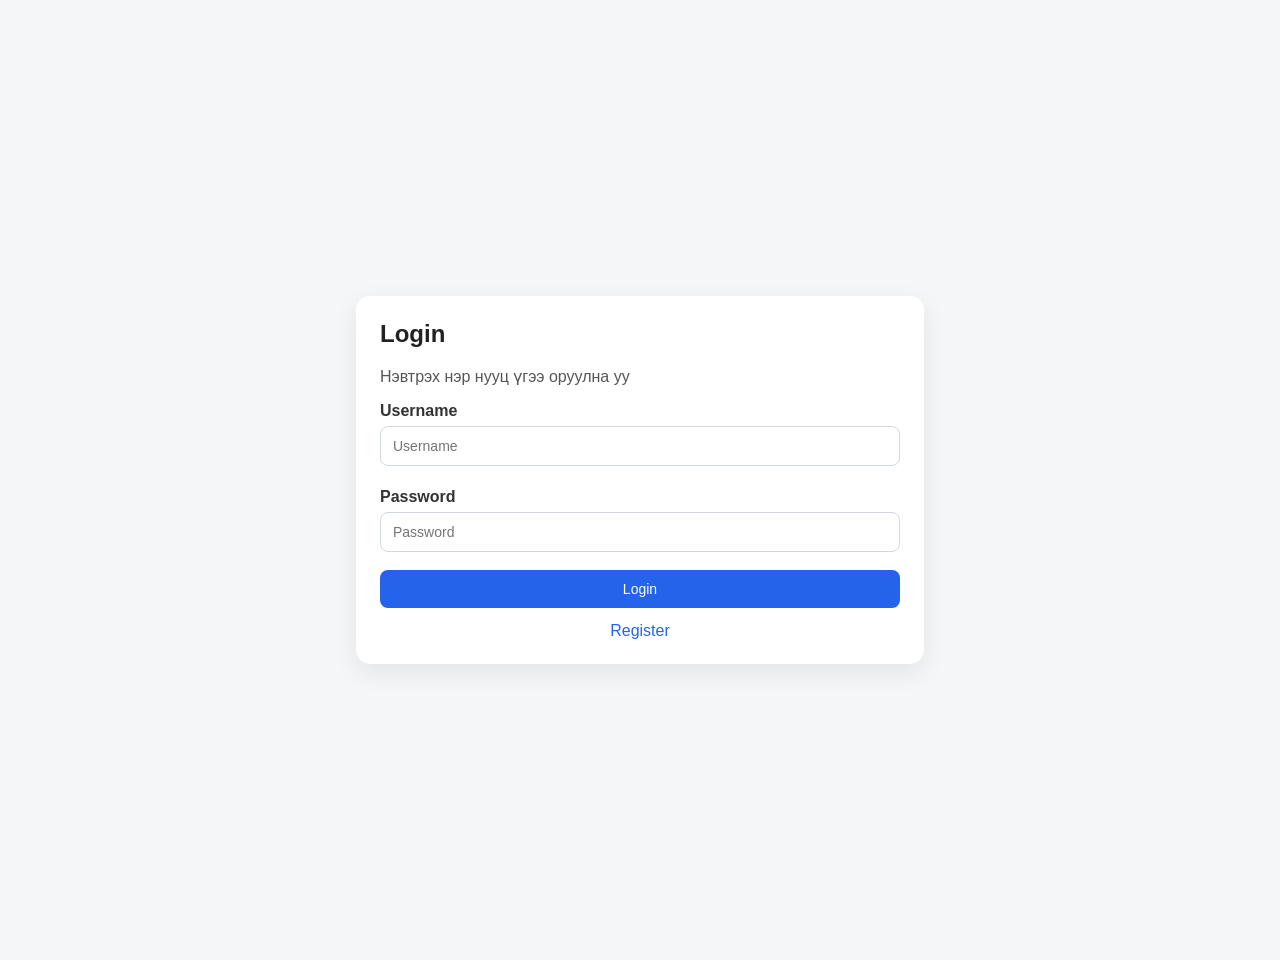
<file: index.html>
<!DOCTYPE html>
<html lang="en">
<head>
    <meta charset="UTF-8">
    <title>Login</title>
    <link rel="stylesheet" href="style.css">
</head>
<body>
<div class="page">
    <div class="container">
        <h2>Login</h2>
        <p>Нэвтрэх нэр нууц үгээ оруулна уу</p>

        <label for="username">Username</label>
        <input type="text" id="username" placeholder="Username">

        <label for="password">Password</label>
        <input type="password" id="password" placeholder="Password">

        <button onclick="loginUser()">Login</button>

        <div id="message"></div>

        <div class="link-area">
            <a href="register.html">Register</a>
        </div>
    </div>
</div>

<script>
function showMessage(text, type) {
    const el = document.getElementById("message");
    el.className = "message " + type;
    el.textContent = text;
}

async function loginUser() {
    const username = document.getElementById("username").value.trim();
    const password = document.getElementById("password").value.trim();

    if (!username || !password) {
        showMessage("Username болон password оруулна уу.", "error");
        return;
    }

    try {
        const response = await fetch("http://168.144.105.105:8080/auth/login", {
            method: "POST",
            headers: {
                "Content-Type": "application/json"
            },
            body: JSON.stringify({
                username,
                password
            })
        });

        if (!response.ok) {
            const errorText = await response.text();
            showMessage(errorText || "Нэвтрэх үед алдаа гарлаа.", "error");
            return;
        }

        const result = await response.json();

        localStorage.setItem("token", result.token);

        if (result.userId) {
            localStorage.setItem("userId", result.userId);
        }

        showMessage("Нэвтрэлт амжилттай.", "success");

        setTimeout(() => {
            window.location.href = "profile.html";
        }, 800);

    } catch (error) {
        console.error(error);
        showMessage("Сервертэй холбогдох үед алдаа гарлаа.", "error");
    }
}
</script>
</body>
</html>
</file>
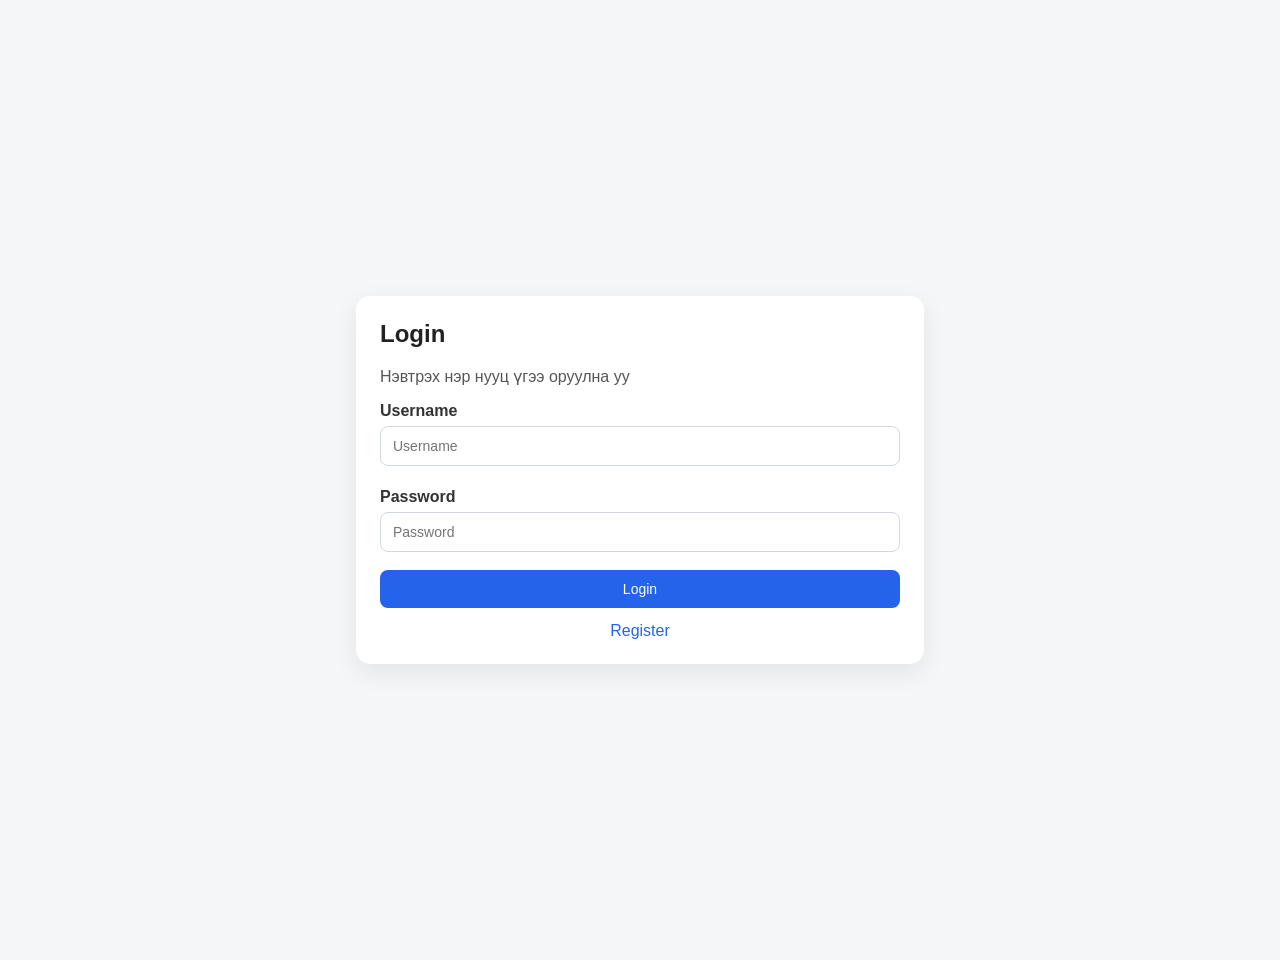
<file: login.html>
<!DOCTYPE html>
<html lang="en">
<head>
    <meta charset="UTF-8">
    <title>Login</title>
    <link rel="stylesheet" href="style.css">
</head>
<body>
<div class="page">
    <div class="container">
        <h2>Login</h2>
        <p>Нэвтрэх нэр нууц үгээ оруулна уу</p>

        <label for="username">Username</label>
        <input type="text" id="username" placeholder="Username">

        <label for="password">Password</label>
        <input type="password" id="password" placeholder="Password">

        <button onclick="loginUser()">Login</button>

        <div id="message"></div>

        <div class="link-area">
            <a href="register.html">Register</a>
        </div>
    </div>
</div>

<script>
function getXmlTagValue(xmlText, tagName) {
    const parser = new DOMParser();
    const xmlDoc = parser.parseFromString(xmlText, "text/xml");

    const tag =
        xmlDoc.getElementsByTagName("ns2:" + tagName)[0] ||
        xmlDoc.getElementsByTagName(tagName)[0];

    return tag ? tag.textContent : null;
}

function showMessage(text, type) {
    const el = document.getElementById("message");
    el.className = "message " + type;
    el.textContent = text;
}

async function loginUser() {
    const username = document.getElementById("username").value.trim();
    const password = document.getElementById("password").value.trim();

    if (!username || !password) {
        showMessage("Username болон password оруулна уу.", "error");
        return;
    }

    const soapBody = `
<soapenv:Envelope xmlns:soapenv="http://schemas.xmlsoap.org/soap/envelope/"
                  xmlns:auth="http://example.com/usersoapservice/auth">
   <soapenv:Header/>
   <soapenv:Body>
      <auth:LoginUserRequest>
         <auth:username>${username}</auth:username>
         <auth:password>${password}</auth:password>
      </auth:LoginUserRequest>
   </soapenv:Body>
</soapenv:Envelope>`;

    try {
        const response = await fetch("http://157.245.49.6:8080/ws", {
            method: "POST",
            headers: {
                "Content-Type": "text/xml;charset=UTF-8",
                "SOAPAction": ""
            },
            body: soapBody
        });

        const text = await response.text();
        const success = getXmlTagValue(text, "success");
        const message = getXmlTagValue(text, "message");
        const token = getXmlTagValue(text, "token");
        const userId = getXmlTagValue(text, "userId");

        if (success === "true" && token) {
            localStorage.setItem("token", token);

            if (userId) {
                localStorage.setItem("userId", userId);
            }

            showMessage("Нэвтрэлт амжилттай.", "success");

            setTimeout(() => {
                window.location.href = "profile.html";
            }, 800);
        } else {
            showMessage(message || "Нэвтрэх үед алдаа гарлаа.", "error");
        }
    } catch (error) {
        showMessage("Сервертэй холбогдох үед алдаа гарлаа.", "error");
    }
}
</script>
</body>
</html>
</file>
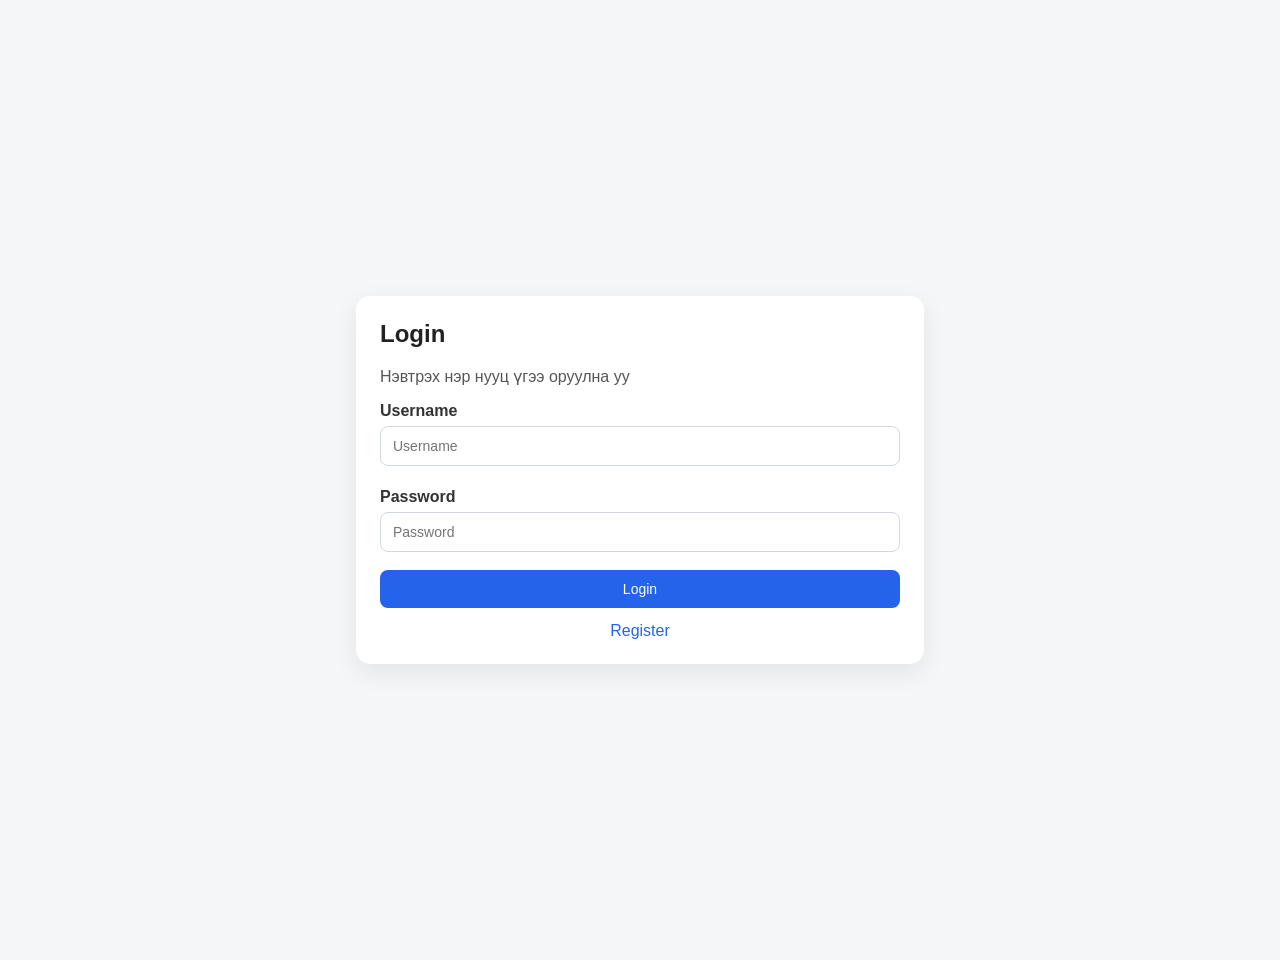
<file: profile.html>
<!DOCTYPE html>
<html lang="en">
<head>
    <meta charset="UTF-8">
    <title>Profile</title>
    <link rel="stylesheet" href="style.css">
    <style>
        .profile-avatar-section {
            display: flex;
            flex-direction: column;
            align-items: center;
            margin-bottom: 20px;
        }

        .avatar-wrapper {
            width: 100px;
            height: 100px;
            border-radius: 50%;
            overflow: hidden;
            background: #e5e7eb;
            display: flex;
            align-items: center;
            justify-content: center;
            margin-bottom: 10px;
            border: 3px solid #d0d7de;
        }

        .avatar-wrapper img {
            width: 100%;
            height: 100%;
            object-fit: cover;
            display: none;
        }

        .avatar-placeholder {
            font-size: 36px;
            color: #9ca3af;
        }

        .upload-label {
            display: inline-block;
            padding: 8px 16px;
            background: #f3f4f6;
            border: 1px solid #d0d7de;
            border-radius: 8px;
            font-size: 13px;
            color: #374151;
            cursor: pointer;
            margin-bottom: 6px;
        }

        .upload-label:hover {
            background: #e5e7eb;
        }

        #profileImage {
            display: none;
        }

        .upload-btn {
            width: auto;
            padding: 8px 20px;
            font-size: 13px;
            margin-top: 6px;
            background: #2563eb;
        }

        .readonly-field {
            background: #f9fafb;
            color: #6b7280;
        }

        .section-divider {
            border: none;
            border-top: 1px solid #e5e7eb;
            margin: 16px 0;
        }

        .token-badge {
            display: inline-flex;
            align-items: center;
            gap: 6px;
            font-size: 12px;
            padding: 4px 10px;
            border-radius: 20px;
            margin-bottom: 16px;
        }

        .token-badge.success {
            background: #dcfce7;
            color: #166534;
        }

        .token-badge.error {
            background: #fee2e2;
            color: #991b1b;
        }
    </style>
</head>
<body>
<div class="page">
    <div class="container">
        <h2>Profile</h2>

        <div id="tokenStatus" class="token-badge success">&#10003; Token loaded</div>

        <!-- Avatar -->
        <div class="profile-avatar-section">
            <div class="avatar-wrapper">
                <img id="imagePreview" src="" alt="Profile Image">
                <span class="avatar-placeholder" id="avatarPlaceholder">&#128100;</span>
            </div>

            <label class="upload-label" for="profileImage">Зураг сонгох</label>
            <input type="file" id="profileImage" accept="image/*">
            <button class="upload-btn" type="button" onclick="uploadImage()">Upload</button>
        </div>

        <input type="hidden" id="imageUrl">

        <hr class="section-divider">

        <label for="id">ID</label>
        <input class="readonly-field" type="number" id="id" placeholder="ID" readonly>

        <label for="username">Username</label>
        <input class="readonly-field" type="text" id="username" placeholder="Username" readonly>

        <label for="name">Name</label>
        <input type="text" id="name" placeholder="Name">

        <label for="email">Email</label>
        <input type="email" id="email" placeholder="Email">

        <label for="bio">Bio</label>
        <textarea id="bio" placeholder="Bio"></textarea>

        <label for="phone">Phone</label>
        <input type="text" id="phone" placeholder="Phone">

        <div class="button-row">
            <button onclick="updateUser()">Profile шинэчлэх</button>
            <button class="secondary-btn" onclick="logout()">Logout</button>
        </div>

        <div id="message"></div>
        <div id="result" class="info-box" style="display: none;"></div>
    </div>
</div>

<script>
const API_URL = "http://168.144.105.105:8080/users";
const FILE_API_URL = "http://168.144.105.105:8080/files/upload";

function getToken() {
    return localStorage.getItem("token");
}

function getUserId() {
    return localStorage.getItem("userId");
}

function showMessage(text, type) {
    const el = document.getElementById("message");
    el.className = "message " + type;
    el.textContent = text;
}

function showResult(text) {
    document.getElementById("result").textContent=text;
}

function updateTokenStatus() {
    const tokenStatus = document.getElementById("tokenStatus");
    if (getToken()) {
        tokenStatus.className = "token-badge success";
        tokenStatus.textContent = "✓ Token loaded";
    } else {
        tokenStatus.className = "token-badge error";
        tokenStatus.textContent = "Token байхгүй. Login хийнэ үү.";
    }
}

function getHeaders(withJson = false) {
    const headers = {
        "Authorization": "Bearer " + getToken()
    };

    if (withJson) {
        headers["Content-Type"] = "application/json";
    }

    return headers;
}

function getFormData() {
    return {
        username: document.getElementById("username").value,
        name: document.getElementById("name").value,
        email: document.getElementById("email").value,
        bio: document.getElementById("bio").value,
        phone: document.getElementById("phone").value,
        imageUrl: document.getElementById("imageUrl").value
    };
}

function setAvatarPreview(url) {
    const preview = document.getElementById("imagePreview");
    const placeholder = document.getElementById("avatarPlaceholder");
    if (url) {
        preview.src = url;
        preview.style.display = "block";
        placeholder.style.display = "none";
    } else {
        preview.src = "";
        preview.style.display = "none";
        placeholder.style.display = "block";
    }
}

async function uploadImage() {
    try {
        const fileInput = document.getElementById("profileImage");
        const file = fileInput.files[0];

        if (!file) {
            showMessage("Эхлээд зураг сонгоно уу.", "error");
            return;
        }

        showMessage("Зураг upload хийж байна...", "info");

        const formData = new FormData();
        formData.append("file", file);

        const uploadResponse = await fetch(
            "http://168.144.105.105:8080/files/upload",
            {
                method: "POST",
                body: formData
            }
        );

        const uploadData = await uploadResponse.json();

        if (!uploadResponse.ok || !uploadData.success) {
            showMessage("Зураг upload хийхэд алдаа гарлаа.", "error");
            return;
        }

        const imageUrl = uploadData.url;

        document.getElementById("imageUrl").value = imageUrl;
        setAvatarPreview(imageUrl);

        const userId = getUserId();
        if (userId) {
            await fetch("http://168.144.105.105:8080/mail/uploaded-notif", {
                method: "POST",
                headers: { "Content-Type": "application/json" },
                body: JSON.stringify({ to: userId })
            });
        }

        showMessage("Зураг амжилттай upload хийгдлээ. Одоо Profile шинэчлэх дарна уу.", "success");
    } catch (error) {
        console.error(error);
        showMessage("Upload хийх үед алдаа гарлаа.", "error");
    }
}

async function loadMyProfile() {
    try {
        const userId = getUserId();

        if (!userId) {
            showMessage("userId олдсонгүй. Дахин login хийнэ үү.", "error");
            return;
        }

        const response = await fetch(`${API_URL}/${userId}`, {
            method: "GET",
            headers: getHeaders(false)
        });

        if (!response.ok) {
            showMessage("Profile олдсонгүй.", "error");
            return;
        }

        const user = await response.json();

        document.getElementById("imageUrl").value = user.imageUrl || "";
        setAvatarPreview(user.imageUrl);

        document.getElementById("id").value = user.id || "";
        document.getElementById("username").value = user.username || "";
        document.getElementById("name").value = user.name || "";
        document.getElementById("email").value = user.email || "";
        document.getElementById("bio").value = user.bio || "";
        document.getElementById("phone").value = user.phone || "";

        showMessage("Profile амжилттай ачаалагдлаа.", "success");
        showResult(JSON.stringify(user, null, 2));
    } catch (error) {
        showMessage("Profile ачаалах үед алдаа гарлаа.", "error");
    }
}

async function updateUser() {
    try {
        const userId = getUserId();

        if (!userId) {
            showMessage("userId олдсонгүй. Дахин login хийнэ үү.", "error");
            return;
        }

        const user = getFormData();

        const response = await fetch(`${API_URL}/${userId}`, {
            method: "PUT",
            headers: getHeaders(true),
            body: JSON.stringify(user)
        });

        const text = await response.text();

        if (response.ok) {
            showMessage("Profile амжилттай шинэчлэгдлээ.", "success");
            showResult(text);
            loadMyProfile();
        } else {
            showMessage("Profile шинэчлэх үед алдаа гарлаа.", "error");
            showResult(text);
        }
    } catch (error) {
        showMessage("Update request амжилтгүй боллоо.", "error");
    }
}

function logout() {
    localStorage.removeItem("token");
    localStorage.removeItem("userId");
    window.location.href = "index.html";
}

if (!getToken()) {
    window.location.href = "index.html";
} else {
    updateTokenStatus();
    loadMyProfile();
}
</script>
</body>
</html>
</file>
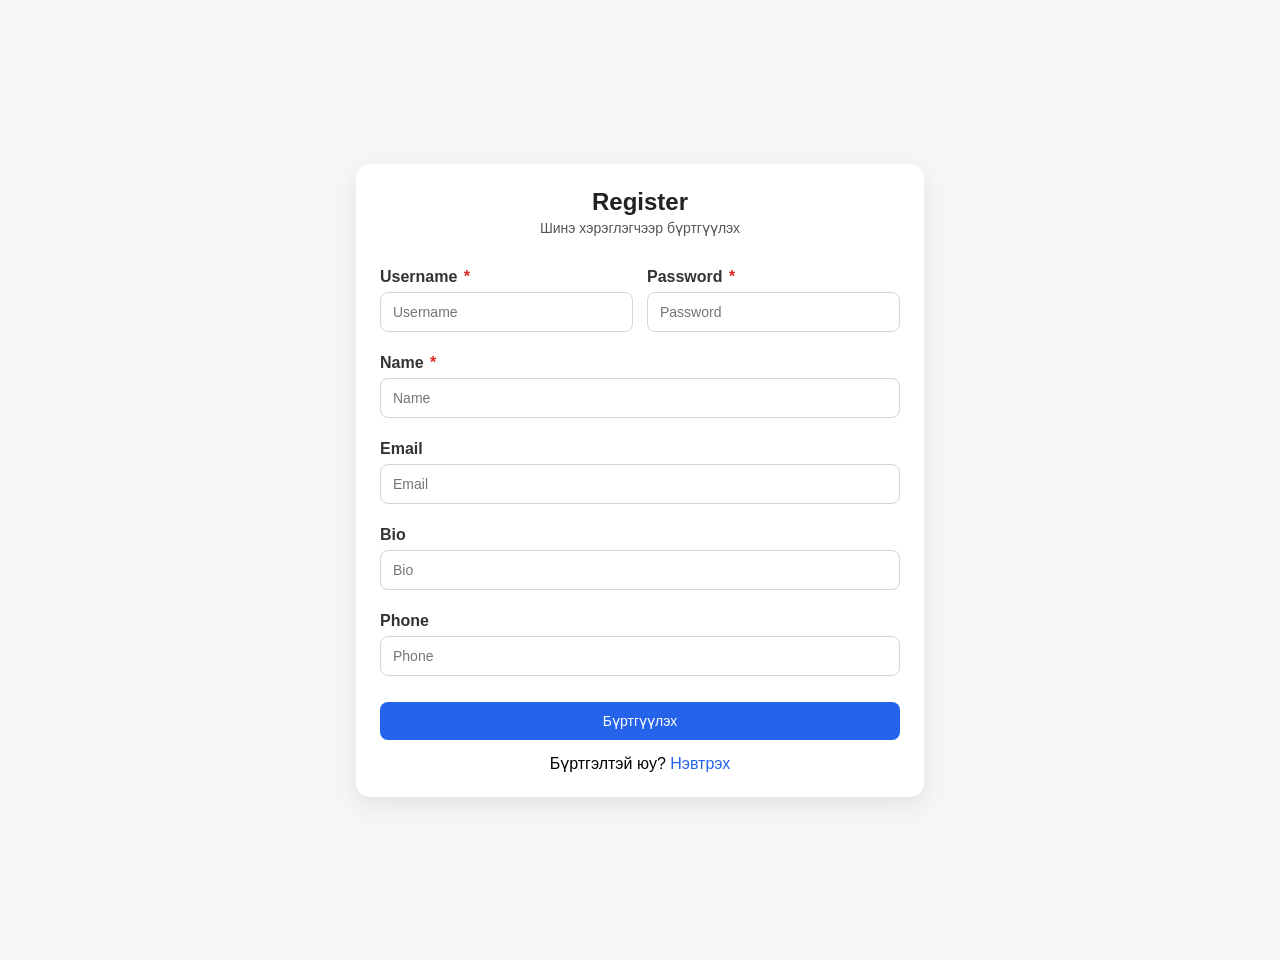
<file: register.html>
<!DOCTYPE html>
<html lang="en">
<head>
    <meta charset="UTF-8">
    <title>Register</title>
    <link rel="stylesheet" href="style.css">
    <style>
        .form-row {
            display: grid;
            grid-template-columns: 1fr 1fr;
            gap: 0 14px;
        }

        .form-row .field {
            display: flex;
            flex-direction: column;
        }

        .form-row label {
            margin-top: 12px;
        }

        .required-mark {
            color: #dc2626;
            margin-left: 2px;
        }

        .register-header {
            text-align: center;
            margin-bottom: 20px;
        }

        .register-header h2 {
            margin-bottom: 4px;
        }

        .register-header p {
            margin: 0;
            font-size: 14px;
        }

        .submit-btn {
            margin-top: 16px;
        }
    </style>
</head>
<body>
<div class="page">
    <div class="container">
        <div class="register-header">
            <h2>Register</h2>
            <p>Шинэ хэрэглэгчээр бүртгүүлэх</p>
        </div>

        <div class="form-row">
            <div class="field">
                <label for="username">Username <span class="required-mark">*</span></label>
                <input type="text" id="username" placeholder="Username">
            </div>
            <div class="field">
                <label for="password">Password <span class="required-mark">*</span></label>
                <input type="password" id="password" placeholder="Password">
            </div>
        </div>

        <label for="name">Name <span class="required-mark">*</span></label>
        <input type="text" id="name" placeholder="Name">

        <label for="email">Email</label>
        <input type="email" id="email" placeholder="Email">

        <label for="bio">Bio</label>
        <input type="text" id="bio" placeholder="Bio">

        <label for="phone">Phone</label>
        <input type="text" id="phone" placeholder="Phone">

        <button class="submit-btn" onclick="registerUser()">Бүртгүүлэх</button>

        <div id="message"></div>

        <div class="link-area">
            Бүртгэлтэй юу? <a href="index.html">Нэвтрэх</a>
        </div>
    </div>
</div>

<script>
function showMessage(text, type) {
    const el = document.getElementById("message");
    el.className = "message " + type;
    el.textContent = text;
}

async function registerUser() {
    const username = document.getElementById("username").value.trim();
    const password = document.getElementById("password").value.trim();
    const name = document.getElementById("name").value.trim();
    const email = document.getElementById("email").value.trim();
    const bio = document.getElementById("bio").value.trim();
    const phone = document.getElementById("phone").value.trim();

    if (!username || !password || !name) {
        showMessage("Username, password, name оруулна уу.", "error");
        return;
    }

    try {
        const response = await fetch("http://168.144.105.105:8080/auth/register", {
            method: "POST",
            headers: {
                "Content-Type": "application/json"
            },
            body: JSON.stringify({
                username,
                password,
                name,
                email,
                bio,
                phone
            })
        });

        if (!response.ok) {
            const errorText = await response.text();
            showMessage("Бүртгүүлэх үед алдаа гарлаа: " + errorText, "error");
            return;
        }

        const result = await response.json();

        localStorage.setItem("token", result.token);
        localStorage.setItem("userId", result.userId);

        showMessage(`Амжилттай бүртгэгдлээ. Generated ID: ${result.userId}`, "success");

        setTimeout(() => {
            window.location.href = "profile.html";
        }, 1000);

    } catch (error) {
        console.error(error);
        showMessage("Сервертэй холбогдох үед алдаа гарлаа.", "error");
    }
}
</script>
</body>
</html>
</file>
<file: style.css>
body {
    font-family: Arial, sans-serif;
    background: #f4f6f8;
    margin: 0;
    padding: 0;
}

.page {
    min-height: 100vh;
    display: flex;
    justify-content: center;
    align-items: center;
    padding: 30px;
}

.container {
    width: 100%;
    max-width: 520px;
    background: #ffffff;
    padding: 24px;
    border-radius: 14px;
    box-shadow: 0 8px 24px rgba(0, 0, 0, 0.08);
}

h1, h2, h3 {
    margin-top: 0;
    color: #222;
}

p {
    color: #555;
}

label {
    display: block;
    margin-top: 12px;
    margin-bottom: 6px;
    font-weight: bold;
    color: #333;
}

input, textarea {
    width: 100%;
    padding: 11px 12px;
    border: 1px solid #d0d7de;
    border-radius: 8px;
    box-sizing: border-box;
    font-size: 14px;
    margin-bottom: 10px;
}

textarea {
    min-height: 90px;
    resize: vertical;
}

button {
    width: 100%;
    padding: 11px;
    border: none;
    border-radius: 8px;
    background: #2563eb;
    color: white;
    font-size: 14px;
    cursor: pointer;
    margin-top: 8px;
}

button:hover {
    background: #1d4ed8;
}

.button-row {
    display: grid;
    grid-template-columns: 1fr 1fr;
    gap: 10px;
    margin-top: 10px;
}

.secondary-btn {
    background: #6b7280;
}

.secondary-btn:hover {
    background: #4b5563;
}

.danger-btn {
    background: #dc2626;
}

.danger-btn:hover {
    background: #b91c1c;
}

.message {
    margin-top: 14px;
    padding: 12px;
    border-radius: 8px;
    font-size: 14px;
}

.success {
    background: #dcfce7;
    color: #166534;
}

.error {
    background: #fee2e2;
    color: #991b1b;
}

.info-box {
    margin-top: 15px;
    padding: 12px;
    background: #f3f4f6;
    border-radius: 8px;
    white-space: pre-wrap;
    font-size: 14px;
}

.link-area {
    margin-top: 14px;
    text-align: center;
}

.link-area a {
    color: #2563eb;
    text-decoration: none;
}

.link-area a:hover {
    text-decoration: underline;
}
#result {
    display: none;
}
</file>
